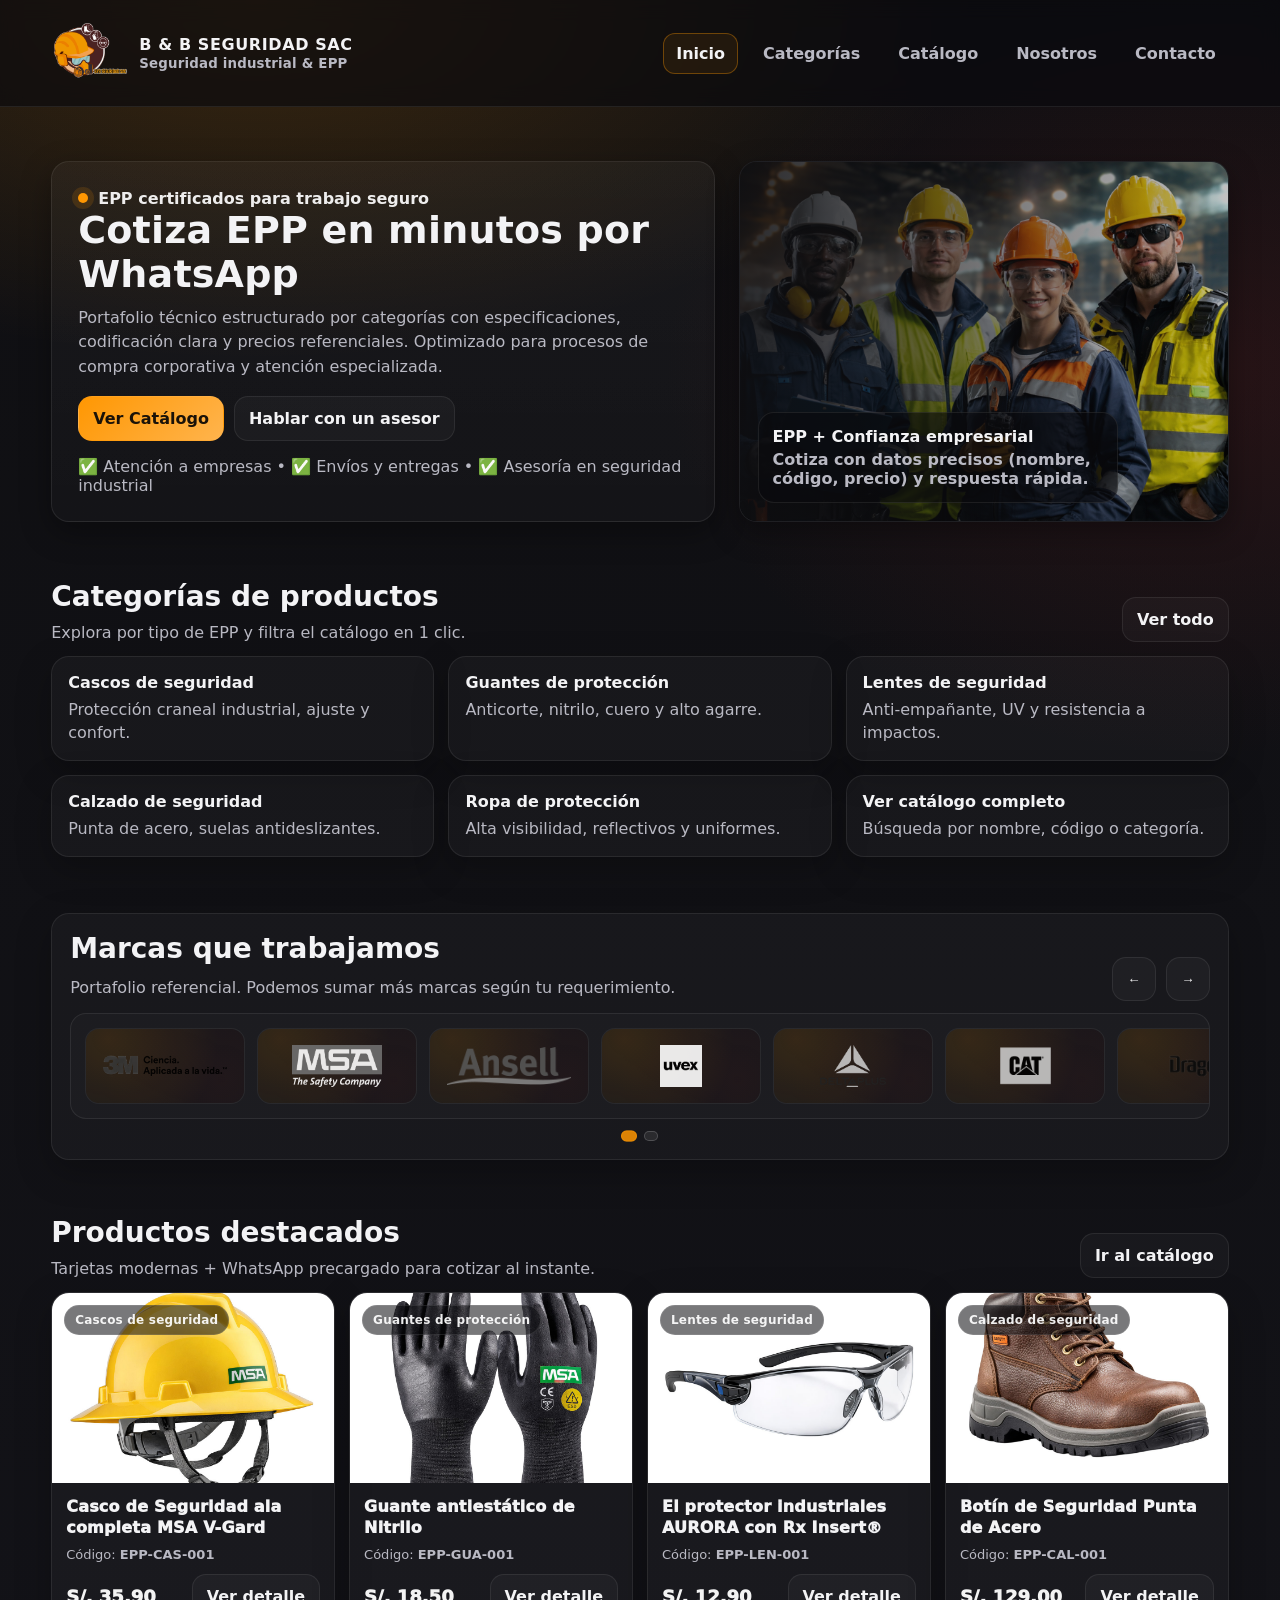
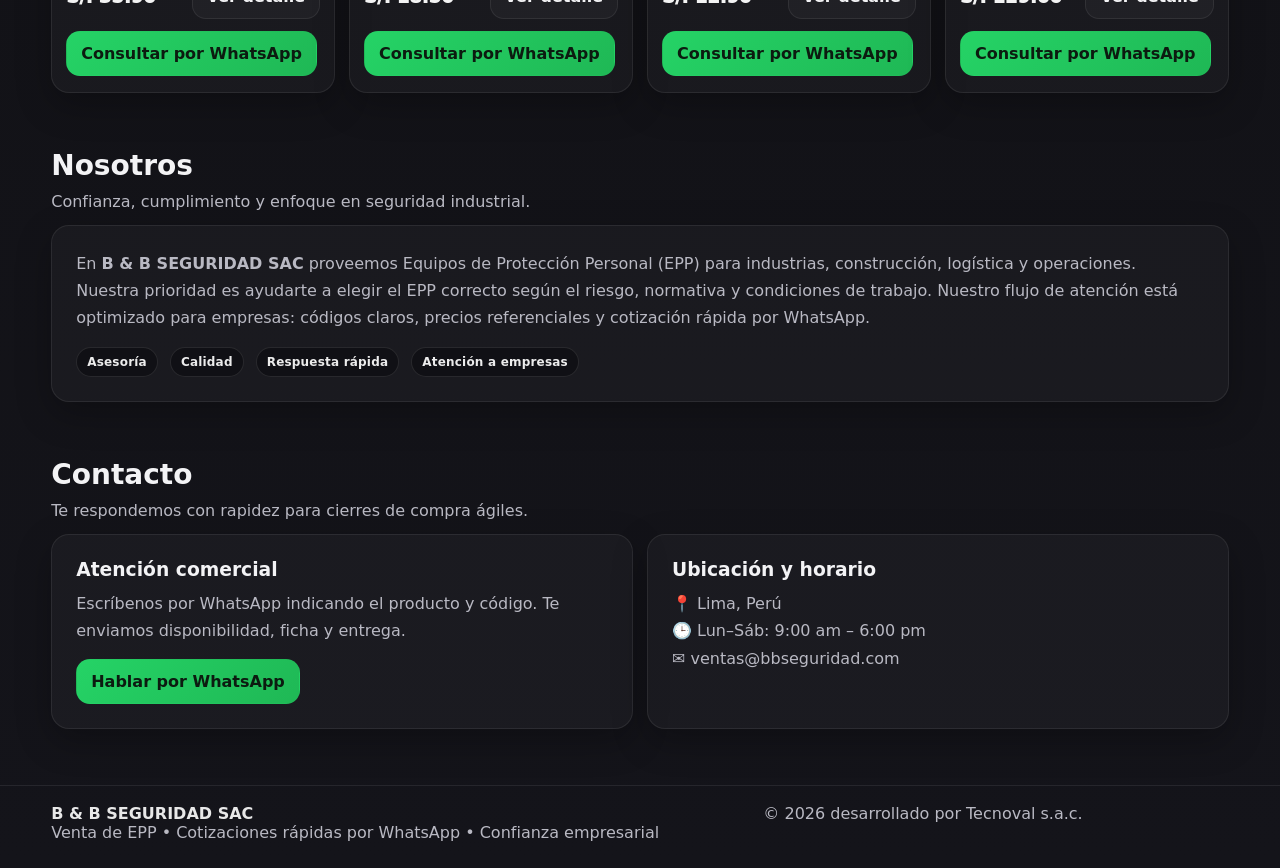
<file: index.html>
<!doctype html>
<html lang="es">
<head>
  <meta charset="utf-8" />
  <meta name="viewport" content="width=device-width,initial-scale=1" />
  <title>B & B SEGURIDAD SAC | EPP - Equipos de Protección Personal</title>

  <!-- SEO básico -->
  <meta name="description" content="Venta de Equipos de Protección Personal (EPP). Catálogo por categorías, cotiza rápido por WhatsApp. Cascos, guantes, lentes, calzado y ropa de protección." />
  <meta name="robots" content="index,follow" />
  <link rel="canonical" href="index.html" />

  <link rel="preload" href="css/styles.css" as="style" />
  <link rel="stylesheet" href="css/styles.css" />

  <!-- ✅ SEO PRO: JSON-LD Organization -->
  <script type="application/ld+json">
  {
    "@context":"https://schema.org",
    "@type":"Organization",
    "name":"B & B SEGURIDAD SAC",
    "url":"http://localhost/epp-store/index.html",
    "sameAs":[
      "https://wa.me/51992632035"
    ],
    "contactPoint":[{
      "@type":"ContactPoint",
      "contactType":"sales",
      "telephone":"+51 992 632 035",
      "availableLanguage":["es"]
    }]
  }
  </script>

</head>
<body>

  <header class="header">
    <div class="container header-inner">
      <a class="brand" href="index.html" aria-label="Inicio">
  <div class="logo">
    <img src="assets/img/logo-bb.png" alt="B & B Seguridad SAC" class="brand-logo">
  </div>
  <div>
    <span>B & B SEGURIDAD SAC</span>
    <small>Seguridad industrial & EPP</small>
  </div>
</a>

      <button class="menu-btn" id="menuBtn" aria-label="Abrir menú">☰ Menú</button>

      <nav class="nav" id="nav">
        <a data-nav href="index.html">Inicio</a>
        <a href="#categorias">Categorías</a>
        <a data-nav href="productos.html">Catálogo</a>
        <a href="nosotros.html">Nosotros</a>
        <a href="contacto.html">Contacto</a>
      </nav>
    </div>
  </header>

  <main>
    <!-- HERO -->
    <section class="hero">
      <div class="container hero-grid">
        <div class="hero-card">
          <div class="kicker"><span class="dot"></span> EPP certificados para trabajo seguro</div>
          <h1 class="h1 mt-10">Cotiza EPP en minutos por WhatsApp</h1>
          <p class="mt-10">
              Portafolio técnico estructurado por categorías con especificaciones, codificación clara y
              precios referenciales. Optimizado para procesos de compra corporativa y atención especializada.
          </p>

          <div class="hero-cta">
            <a class="btn btn-primary" href="productos.html">Ver Catálogo</a>
            <a class="btn btn-ghost" href="#contacto">Hablar con un asesor</a>
          </div>

          <div class="mt-16 muted">
            ✅ Atención a empresas • ✅ Envíos y entregas • ✅ Asesoría en seguridad industrial
          </div>
        </div>

        <div class="hero-side" aria-label="Imagen de seguridad industrial">
          <img src="assets/img/hero.jpg" alt="Seguridad industrial" loading="lazy" />
          <div class="hero-badge">
            <div class="title">EPP + Confianza empresarial</div>
            <div class="sub">Cotiza con datos precisos (nombre, código, precio) y respuesta rápida.</div>
          </div>
        </div>
      </div>
    </section>

    <!-- CATEGORÍAS -->
    <section id="categorias" class="section">
      <div class="container">
        <div class="section-head">
          <div>
            <h2 class="h2">Categorías de productos</h2>
            <p>Explora por tipo de EPP y filtra el catálogo en 1 clic.</p>
          </div>
          <a class="btn btn-ghost" href="productos.html">Ver todo</a>
        </div>

        <div class="grid grid-3">
          <a class="card cat-card" href="productos.html?cat=Cascos%20de%20seguridad">
            <div class="cat-title">Cascos de seguridad</div>
            <div class="cat-sub">Protección craneal industrial, ajuste y confort.</div>
          </a>

          <a class="card cat-card" href="productos.html?cat=Guantes%20de%20protecci%C3%B3n">
            <div class="cat-title">Guantes de protección</div>
            <div class="cat-sub">Anticorte, nitrilo, cuero y alto agarre.</div>
          </a>

          <a class="card cat-card" href="productos.html?cat=Lentes%20de%20seguridad">
            <div class="cat-title">Lentes de seguridad</div>
            <div class="cat-sub">Anti-empañante, UV y resistencia a impactos.</div>
          </a>

          <a class="card cat-card" href="productos.html?cat=Calzado%20de%20seguridad">
            <div class="cat-title">Calzado de seguridad</div>
            <div class="cat-sub">Punta de acero, suelas antideslizantes.</div>
          </a>

          <a class="card cat-card" href="productos.html?cat=Ropa%20de%20protecci%C3%B3n">
            <div class="cat-title">Ropa de protección</div>
            <div class="cat-sub">Alta visibilidad, reflectivos y uniformes.</div>
          </a>

          <a class="card cat-card" href="productos.html">
            <div class="cat-title">Ver catálogo completo</div>
            <div class="cat-sub">Búsqueda por nombre, código o categoría.</div>
          </a>
        </div>
      </div>
    </section>
<!-- MARCAS -->

<section class="section" id="marcas">
  <div class="container brands-wrap">
    <div class="card brands-card">
      <div class="brands-head">
        <div>
          <h2 class="h2">Marcas que trabajamos</h2>
          <p class="brands-sub">Portafolio referencial. Podemos sumar más marcas según tu requerimiento.</p>
        </div>

        <div class="brands-controls" aria-label="Controles del carrusel de marcas">
          <button class="brands-btn" id="brandsPrev" type="button" aria-label="Anterior">←</button>
          <button class="brands-btn" id="brandsNext" type="button" aria-label="Siguiente">→</button>
        </div>
      </div>

      <div class="brands-viewport" id="brandsViewport" aria-label="Carrusel de marcas">
        <div class="brands-track" id="brandsTrack"></div>
      </div>

      <div class="brands-dots" id="brandsDots" aria-label="Paginación del carrusel"></div>
    </div>
  </div>
</section>

    <!-- DESTACADOS -->
    <section class="section">
      <div class="container">
        <div class="section-head">
          <div>
            <h2 class="h2">Productos destacados</h2>
            <p>Tarjetas modernas + WhatsApp precargado para cotizar al instante.</p>
          </div>
          <a class="btn btn-ghost" href="productos.html">Ir al catálogo</a>
        </div>

        <div class="grid grid-4" id="featuredGrid"></div>
      </div>
    </section>

    <!-- NOSOTROS -->
    <section id="nosotros" class="section">
      <div class="container">
        <div class="section-head">
          <div>
            <h2 class="h2">Nosotros</h2>
            <p>Confianza, cumplimiento y enfoque en seguridad industrial.</p>
          </div>
        </div>

        <div class="card p-24">
          <p class="muted" style="margin:0; line-height:1.7;">
            En <strong>B & B SEGURIDAD SAC</strong> proveemos Equipos de Protección Personal (EPP) para industrias,
            construcción, logística y operaciones. Nuestra prioridad es ayudarte a elegir el EPP correcto según el riesgo,
            normativa y condiciones de trabajo. Nuestro flujo de atención está optimizado para empresas: códigos claros,
            precios referenciales y cotización rápida por WhatsApp.
          </p>

          <div class="mt-16 muted" style="display:flex; gap:12px; flex-wrap:wrap;">
            <span class="chip">Asesoría</span>
            <span class="chip">Calidad</span>
            <span class="chip">Respuesta rápida</span>
            <span class="chip">Atención a empresas</span>
          </div>
        </div>
      </div>
    </section>

    <!-- CONTACTO -->
    <section id="contacto" class="section">
      <div class="container">
        <div class="section-head">
          <div>
            <h2 class="h2">Contacto</h2>
            <p>Te respondemos con rapidez para cierres de compra ágiles.</p>
          </div>
        </div>

        <div class="grid" style="grid-template-columns: 1fr 1fr;">
          <div class="card p-24">
            <h3 style="margin:0 0 10px;">Atención comercial</h3>
            <p class="muted" style="margin:0 0 14px; line-height:1.7;">
              Escríbenos por WhatsApp indicando el producto y código. Te enviamos disponibilidad, ficha y entrega.
            </p>
            <a class="btn btn-wa" id="ctaWhatsApp" target="_blank" rel="noopener">Hablar por WhatsApp</a>
          </div>

          <div class="card p-24">
            <h3 style="margin:0 0 10px;">Ubicación y horario</h3>
            <p class="muted" style="margin:0; line-height:1.7;">
              📍 Lima, Perú <br/>
              🕒 Lun–Sáb: 9:00 am – 6:00 pm <br/>
              ✉️ ventas@bbseguridad.com
            </p>
          </div>
        </div>
      </div>
    </section>
  </main>

  <footer class="footer">
    <div class="container footer-grid">
      <div>
        <strong>B & B SEGURIDAD SAC</strong><br/>
        <span>Venta de EPP • Cotizaciones rápidas por WhatsApp • Confianza empresarial</span>
      </div>
      <div class="row">
        <span class="muted">© 2026 desarrollado por Tecnoval s.a.c.</span>
      </div>
    </div>
  </footer>

  <script src="js/config.js"></script>
  <script src="js/data.js"></script>
  <script src="js/app.js"></script>
  <script src="js/marcas.js"></script>

  <script>
    // Mobile menu
    const menuBtn = document.getElementById("menuBtn");
    const nav = document.getElementById("nav");
    menuBtn?.addEventListener("click", () => nav.classList.toggle("show"));

    // Featured products (first 4)
    const featured = window.PRODUCTS.slice(0, 4);
    const featuredGrid = document.getElementById("featuredGrid");
    featured.forEach(p => featuredGrid.appendChild(createProductCard(p)));

    // WhatsApp CTA general
    const phone = window.APP_CONFIG.WHATSAPP_NUMBER;
    const company = window.APP_CONFIG.COMPANY_NAME;
    const msg = encodeURIComponent(`Hola, vengo desde ${company}. Quisiera cotizar EPP para mi empresa. ¿Me pueden asesorar?`);
    document.getElementById("ctaWhatsApp").href = `https://wa.me/${phone}?text=${msg}`;
  </script>
</body>
</html>
</file>
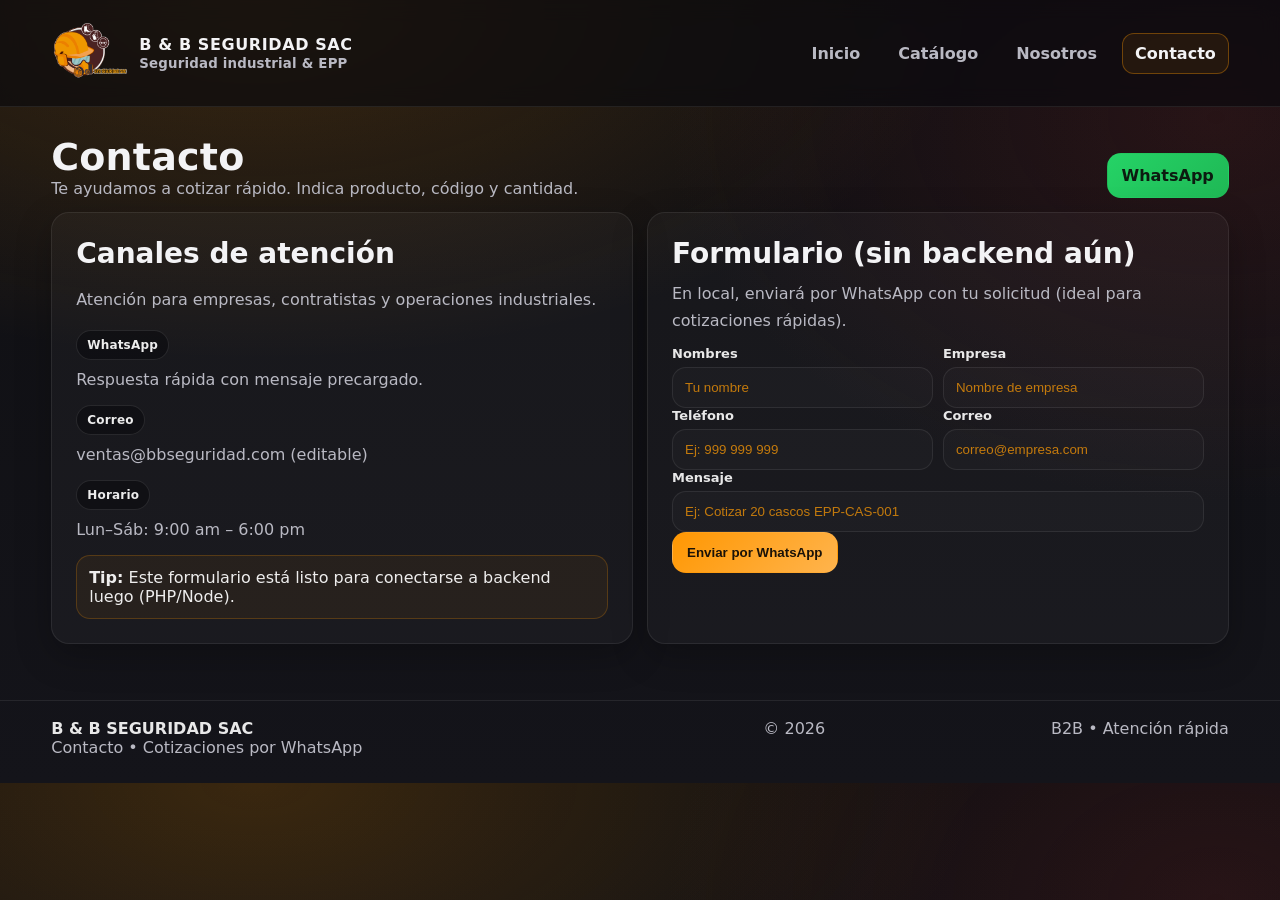
<file: contacto.html>
<!doctype html>
<html lang="es">
<head>
  <meta charset="utf-8" />
  <meta name="viewport" content="width=device-width,initial-scale=1" />
  <title>Contacto | B & B SEGURIDAD SAC</title>
  <meta name="description" content="Contáctanos para cotizar EPP por WhatsApp. Atención corporativa, respuesta rápida, asesoría y entregas." />
  <meta name="robots" content="index,follow" />
  <link rel="stylesheet" href="css/styles.css" />
</head>
<body>

  <header class="header">
    <div class="container header-inner">
      <a class="brand" href="index.html" aria-label="Inicio">
        <img src="assets/img/logo-bb.png" alt="B & B Seguridad SAC" class="brand-logo">
        <div>
          <span>B & B SEGURIDAD SAC</span>
          <small>Seguridad industrial & EPP</small>
        </div>
      </a>

      <button class="menu-btn" id="menuBtn" aria-label="Abrir menú">☰ Menú</button>

      <nav class="nav" id="nav">
        <a data-nav href="index.html">Inicio</a>
        <a data-nav href="productos.html">Catálogo</a>
        <a data-nav href="nosotros.html">Nosotros</a>
        <a data-nav href="contacto.html">Contacto</a>
      </nav>
    </div>
  </header>

  <main class="section">
    <div class="container">
      <div class="section-head">
        <div>
          <h1 class="h1">Contacto</h1>
          <p class="muted">Te ayudamos a cotizar rápido. Indica producto, código y cantidad.</p>
        </div>
        <a class="btn btn-wa" id="whatsappTop" target="_blank" rel="noopener">WhatsApp</a>
      </div>

      <div class="grid" style="grid-template-columns: 1fr 1fr; gap:14px;">
        <div class="card p-24">
          <h2 class="h2">Canales de atención</h2>
          <p class="muted" style="line-height:1.75;">
            Atención para empresas, contratistas y operaciones industriales.
          </p>

          <div class="mt-16">
            <div class="chip">WhatsApp</div>
            <div class="muted mt-10">Respuesta rápida con mensaje precargado.</div>
          </div>

          <div class="mt-16">
            <div class="chip">Correo</div>
            <div class="muted mt-10">ventas@bbseguridad.com (editable)</div>
          </div>

          <div class="mt-16">
            <div class="chip">Horario</div>
            <div class="muted mt-10">Lun–Sáb: 9:00 am – 6:00 pm</div>
          </div>

          <div class="note">
            <strong>Tip:</strong> Este formulario está listo para conectarse a backend luego (PHP/Node).
          </div>
        </div>

        <div class="card p-24">
          <h2 class="h2">Formulario (sin backend aún)</h2>
          <p class="muted" style="margin:6px 0 12px; line-height:1.7;">
            En local, enviará por WhatsApp con tu solicitud (ideal para cotizaciones rápidas).
          </p>

          <form id="contactForm">
            <div class="grid" style="grid-template-columns: 1fr 1fr; gap:10px;">
              <div class="field">
                <label>Nombres</label>
                <input id="name" type="text" placeholder="Tu nombre" required />
              </div>
              <div class="field">
                <label>Empresa</label>
                <input id="company" type="text" placeholder="Nombre de empresa" />
              </div>
            </div>

            <div class="grid" style="grid-template-columns: 1fr 1fr; gap:10px;">
              <div class="field">
                <label>Teléfono</label>
                <input id="phone" type="tel" placeholder="Ej: 999 999 999" />
              </div>
              <div class="field">
                <label>Correo</label>
                <input id="email" type="email" placeholder="correo@empresa.com" />
              </div>
            </div>

            <div class="field">
              <label>Mensaje</label>
              <input id="message" type="text" placeholder="Ej: Cotizar 20 cascos EPP-CAS-001" required />
            </div>

            <button class="btn btn-primary" type="submit">Enviar por WhatsApp</button>
          </form>
        </div>
      </div>
    </div>
  </main>

  <footer class="footer">
    <div class="container footer-grid">
      <div>
        <strong>B & B SEGURIDAD SAC</strong><br/>
        <span>Contacto • Cotizaciones por WhatsApp</span>
      </div>
      <div class="row">
        <span>© <span id="year"></span></span>
        <span class="muted">B2B • Atención rápida</span>
      </div>
    </div>
  </footer>

  <script src="js/config.js"></script>
  <script src="js/app.js"></script>
  <script>
    const menuBtn = document.getElementById("menuBtn");
    const nav = document.getElementById("nav");
    menuBtn?.addEventListener("click", () => nav.classList.toggle("show"));

    const phoneWa = window.APP_CONFIG.WHATSAPP_NUMBER;
    const companyBrand = window.APP_CONFIG.COMPANY_NAME;
    const msgTop = encodeURIComponent(`Hola, vengo desde ${companyBrand}. Quisiera cotizar EPP para mi empresa.`);
    document.getElementById("whatsappTop").href = `https://wa.me/${phoneWa}?text=${msgTop}`;

    document.getElementById("contactForm").addEventListener("submit", (e) => {
      e.preventDefault();
      const name = document.getElementById("name").value.trim();
      const company = document.getElementById("company").value.trim();
      const phone = document.getElementById("phone").value.trim();
      const email = document.getElementById("email").value.trim();
      const message = document.getElementById("message").value.trim();

      const text = [
        `Hola, vengo desde ${companyBrand}.`,
        `Solicito cotización:`,
        `• Nombre: ${name}`,
        company ? `• Empresa: ${company}` : null,
        phone ? `• Teléfono: ${phone}` : null,
        email ? `• Correo: ${email}` : null,
        `• Mensaje: ${message}`
      ].filter(Boolean).join("\n");

      window.open(`https://wa.me/${phoneWa}?text=${encodeURIComponent(text)}`, "_blank");
    });
  </script>
</body>
</html>
</file>
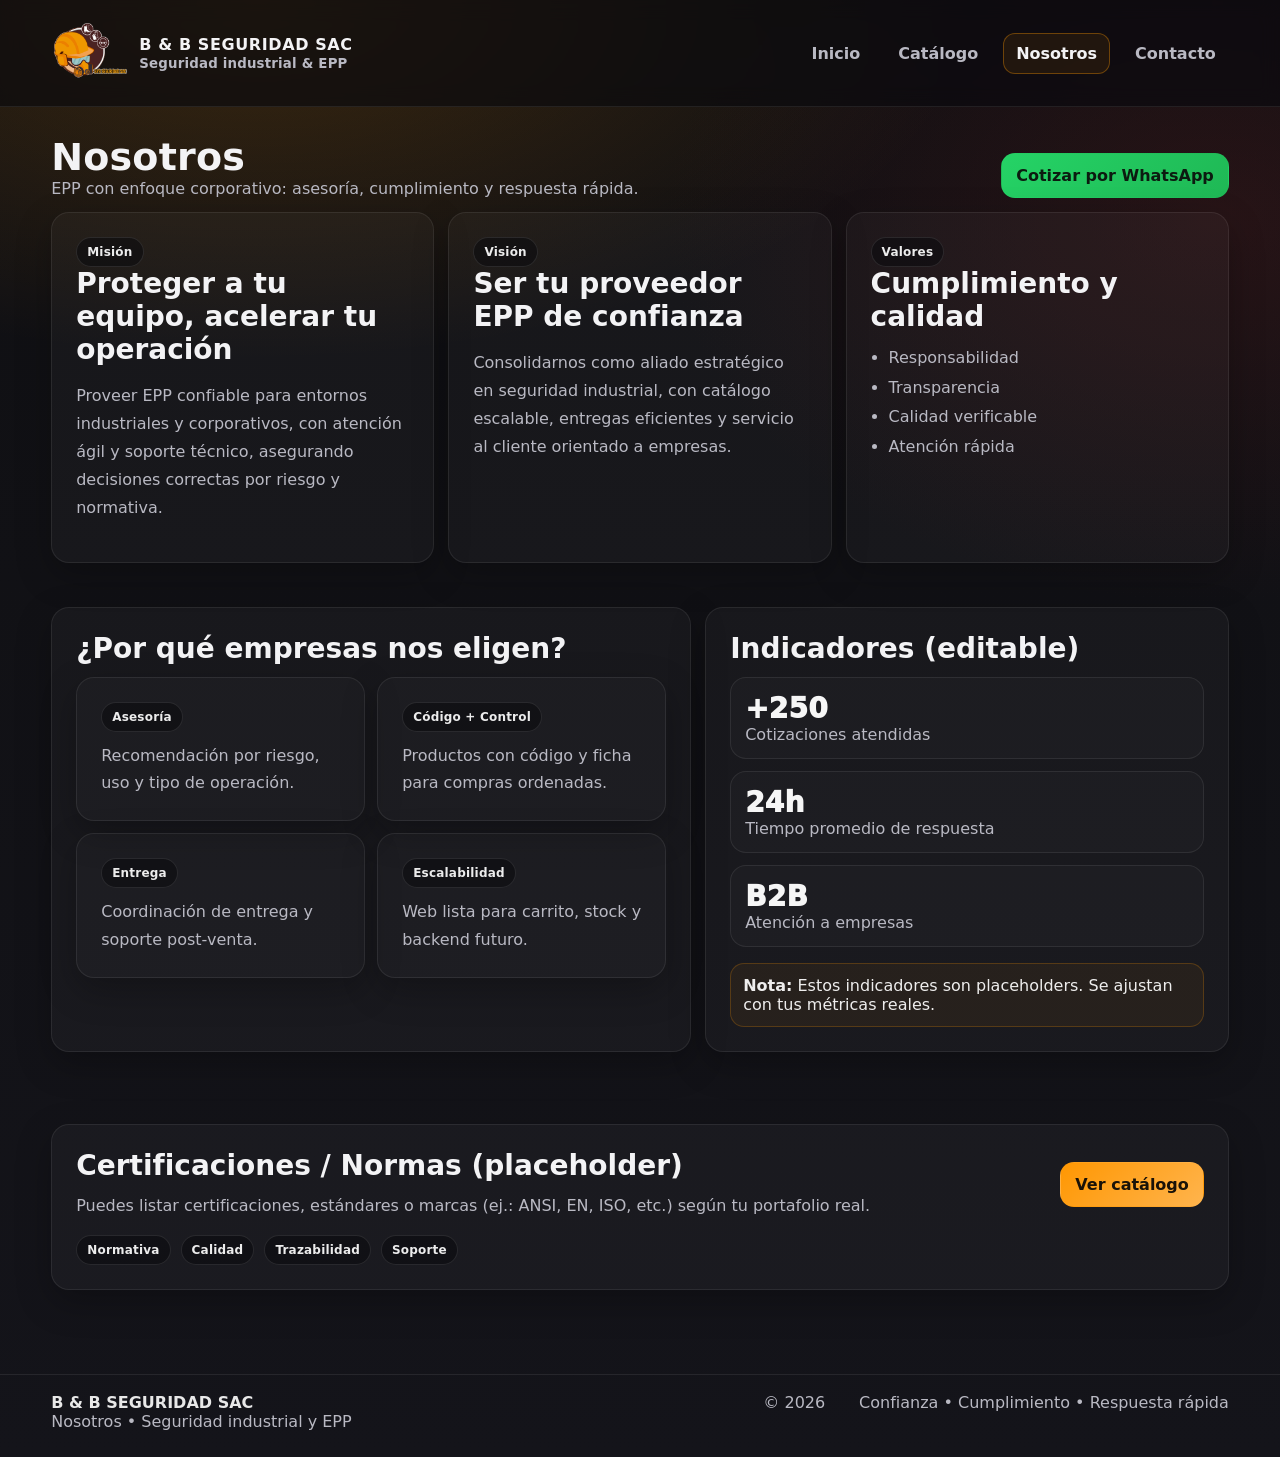
<file: nosotros.html>
<!doctype html>
<html lang="es">
<head>
  <meta charset="utf-8" />
  <meta name="viewport" content="width=device-width,initial-scale=1" />
  <title>Nosotros | B & B SEGURIDAD SAC</title>
  <meta name="description" content="Empresa especializada en seguridad industrial y Equipos de Protección Personal (EPP). Atención a empresas, asesoría y entrega rápida." />
  <meta name="robots" content="index,follow" />
  <link rel="stylesheet" href="css/styles.css" />
</head>
<body>

  <header class="header">
    <div class="container header-inner">
      <a class="brand" href="index.html" aria-label="Inicio">
        <img src="assets/img/logo-bb.png" alt="B & B Seguridad SAC" class="brand-logo">
        <div>
          <span>B & B SEGURIDAD SAC</span>
          <small>Seguridad industrial & EPP</small>
        </div>
      </a>

      <button class="menu-btn" id="menuBtn" aria-label="Abrir menú">☰ Menú</button>

      <nav class="nav" id="nav">
        <a data-nav href="index.html">Inicio</a>
        <a data-nav href="productos.html">Catálogo</a>
        <a data-nav href="nosotros.html">Nosotros</a>
        <a data-nav href="contacto.html">Contacto</a>
      </nav>
    </div>
  </header>

  <main>
    <section class="section">
      <div class="container">
        <div class="section-head">
          <div>
            <h1 class="h1">Nosotros</h1>
            <p class="muted">EPP con enfoque corporativo: asesoría, cumplimiento y respuesta rápida.</p>
          </div>
          <a class="btn btn-wa" id="whatsappTop" target="_blank" rel="noopener">Cotizar por WhatsApp</a>
        </div>

        <div class="grid grid-3">
          <div class="card p-24">
            <div class="chip">Misión</div>
            <h2 class="h2 mt-10">Proteger a tu equipo, acelerar tu operación</h2>
            <p class="muted" style="line-height:1.75;">
              Proveer EPP confiable para entornos industriales y corporativos, con atención ágil y soporte técnico,
              asegurando decisiones correctas por riesgo y normativa.
            </p>
          </div>

          <div class="card p-24">
            <div class="chip">Visión</div>
            <h2 class="h2 mt-10">Ser tu proveedor EPP de confianza</h2>
            <p class="muted" style="line-height:1.75;">
              Consolidarnos como aliado estratégico en seguridad industrial, con catálogo escalable, entregas eficientes
              y servicio al cliente orientado a empresas.
            </p>
          </div>

          <div class="card p-24">
            <div class="chip">Valores</div>
            <h2 class="h2 mt-10">Cumplimiento y calidad</h2>
            <ul class="muted" style="margin:10px 0 0; padding-left:18px; line-height:1.85;">
              <li>Responsabilidad</li>
              <li>Transparencia</li>
              <li>Calidad verificable</li>
              <li>Atención rápida</li>
            </ul>
          </div>
        </div>

        <div class="section mt-16">
          <div class="grid" style="grid-template-columns: 1.1fr .9fr; gap:14px;">
            <div class="card p-24">
              <h2 class="h2">¿Por qué empresas nos eligen?</h2>
              <div class="grid" style="grid-template-columns: 1fr 1fr; gap:12px; margin-top:12px;">
                <div class="card p-24" style="background: rgba(255,255,255,.02);">
                  <div class="chip">Asesoría</div>
                  <p class="muted" style="margin:10px 0 0; line-height:1.7;">
                    Recomendación por riesgo, uso y tipo de operación.
                  </p>
                </div>
                <div class="card p-24" style="background: rgba(255,255,255,.02);">
                  <div class="chip">Código + Control</div>
                  <p class="muted" style="margin:10px 0 0; line-height:1.7;">
                    Productos con código y ficha para compras ordenadas.
                  </p>
                </div>
                <div class="card p-24" style="background: rgba(255,255,255,.02);">
                  <div class="chip">Entrega</div>
                  <p class="muted" style="margin:10px 0 0; line-height:1.7;">
                    Coordinación de entrega y soporte post-venta.
                  </p>
                </div>
                <div class="card p-24" style="background: rgba(255,255,255,.02);">
                  <div class="chip">Escalabilidad</div>
                  <p class="muted" style="margin:10px 0 0; line-height:1.7;">
                    Web lista para carrito, stock y backend futuro.
                  </p>
                </div>
              </div>
            </div>

            <div class="card p-24">
              <h2 class="h2">Indicadores (editable)</h2>
              <div class="grid" style="grid-template-columns: 1fr; gap:12px; margin-top:12px;">
                <div class="stat">
                  <div class="stat-kpi">+250</div>
                  <div class="muted">Cotizaciones atendidas</div>
                </div>
                <div class="stat">
                  <div class="stat-kpi">24h</div>
                  <div class="muted">Tiempo promedio de respuesta</div>
                </div>
                <div class="stat">
                  <div class="stat-kpi">B2B</div>
                  <div class="muted">Atención a empresas</div>
                </div>
              </div>

              <div class="note">
                <strong>Nota:</strong> Estos indicadores son placeholders. Se ajustan con tus métricas reales.
              </div>
            </div>
          </div>
        </div>

        <div class="section mt-16">
          <div class="card p-24">
            <div class="row">
              <div>
                <h2 class="h2">Certificaciones / Normas (placeholder)</h2>
                <p class="muted" style="margin:6px 0 0; line-height:1.7;">
                  Puedes listar certificaciones, estándares o marcas (ej.: ANSI, EN, ISO, etc.) según tu portafolio real.
                </p>
              </div>
              <a class="btn btn-primary" href="productos.html">Ver catálogo</a>
            </div>

            <div class="mt-16" style="display:flex; gap:10px; flex-wrap:wrap;">
              <span class="chip">Normativa</span>
              <span class="chip">Calidad</span>
              <span class="chip">Trazabilidad</span>
              <span class="chip">Soporte</span>
            </div>
          </div>
        </div>

      </div>
    </section>
  </main>

  <footer class="footer">
    <div class="container footer-grid">
      <div>
        <strong>B & B SEGURIDAD SAC</strong><br/>
        <span>Nosotros • Seguridad industrial y EPP</span>
      </div>
      <div class="row">
        <span>© <span id="year"></span></span>
        <span class="muted">Confianza • Cumplimiento • Respuesta rápida</span>
      </div>
    </div>
  </footer>

  <script src="js/config.js"></script>
  <script src="js/app.js"></script>
  <script>
    const menuBtn = document.getElementById("menuBtn");
    const nav = document.getElementById("nav");
    menuBtn?.addEventListener("click", () => nav.classList.toggle("show"));

    const phone = window.APP_CONFIG.WHATSAPP_NUMBER;
    const company = window.APP_CONFIG.COMPANY_NAME;
    const msg = encodeURIComponent(`Hola, vengo desde ${company}. Quisiera una cotización de EPP para mi empresa.`);
    document.getElementById("whatsappTop").href = `https://wa.me/${phone}?text=${msg}`;
  </script>
</body>
</html>
</file>
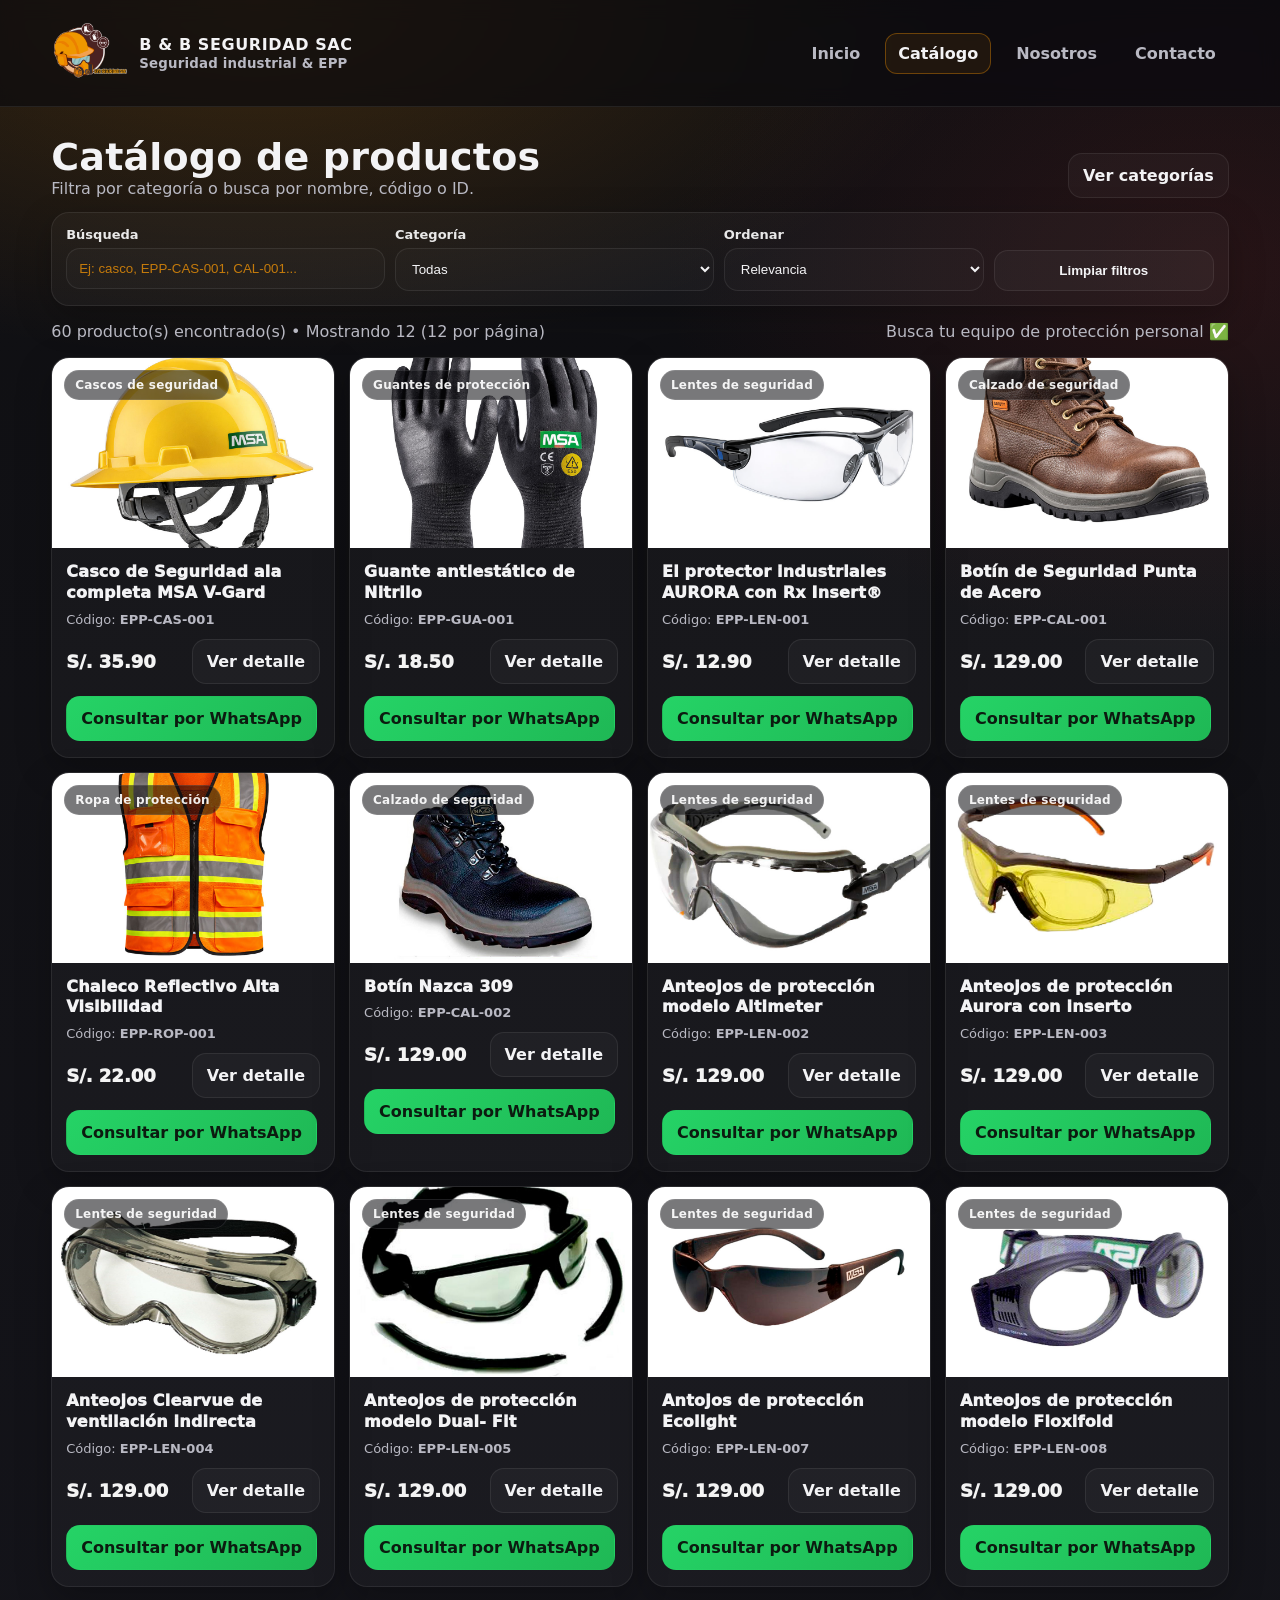
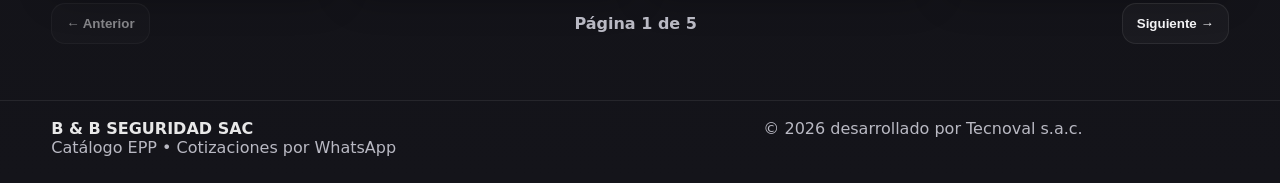
<file: productos.html>
<!doctype html>
<html lang="es">
<head>
  <meta charset="utf-8" />
  <meta name="viewport" content="width=device-width,initial-scale=1" />
  <title>Catálogo EPP | B & B SEGURIDAD SAC</title>

  <meta name="description" content="Catálogo de Equipos de Protección Personal (EPP) por categoría. Busca por nombre o código y cotiza por WhatsApp." />
  <meta name="robots" content="index,follow" />

  <link rel="stylesheet" href="css/styles.css" />
</head>
<body>

  <header class="header">
    <div class="container header-inner">
      <a class="brand" href="index.html" aria-label="Inicio">
        <img src="assets/img/logo-bb.png" alt="B & B Seguridad SAC" class="brand-logo">
        <div>
          <span>B & B SEGURIDAD SAC</span>
          <small>Seguridad industrial & EPP</small>
        </div>
      </a>
      <button class="menu-btn" id="menuBtn" aria-label="Abrir menú">☰ Menú</button>

      <nav class="nav" id="nav">
        <a data-nav href="index.html">Inicio</a>
        <a data-nav href="productos.html">Catálogo</a>
        <a data-nav href="nosotros.html">Nosotros</a>
        <a data-nav href="contacto.html">Contacto</a>
      </nav>
    </div>
  </header>

  <main class="section">
    <div class="container">
      <div class="section-head">
        <div>
          <h1 class="h1">Catálogo de productos</h1>
          <p class="muted">Filtra por categoría o busca por nombre, código o ID.</p>
        </div>
        <a class="btn btn-ghost" href="index.html#categorias">Ver categorías</a>
      </div>

      <div class="card toolbar">
        <div class="field">
          <label for="searchInput">Búsqueda</label>
          <input id="searchInput" type="search" placeholder="Ej: casco, EPP-CAS-001, CAL-001..." />
        </div>

        <div class="field" style="max-width:320px;">
          <label for="categorySelect">Categoría</label>
          <select id="categorySelect">
            <option value="">Todas</option>
          </select>
        </div>

        <!-- ✅ NUEVO: Ordenamiento -->
        <div class="field" style="max-width:260px;">
          <label for="sortSelect">Ordenar</label>
          <select id="sortSelect">
            <option value="relevancia">Relevancia</option>
            <option value="menor">Menor precio</option>
            <option value="mayor">Mayor precio</option>
          </select>
        </div>

        <div class="field" style="max-width:220px; justify-content:flex-end;">
          <label>&nbsp;</label>
          <button class="btn btn-ghost" id="clearFilters" type="button">Limpiar filtros</button>
        </div>
      </div>

      <div class="row mt-16">
        <div class="muted" id="resultCount">0 producto(s)</div>
        <div class="muted">Busca tu equipo de protección personal ✅</div>
      </div>

      <div class="grid grid-4 mt-16" id="productsGrid"></div>

      <!-- ✅ NUEVO: Pager (paginación 12 por página) -->
      <div class="row mt-16" id="pager"></div>

    </div>
  </main>

  <footer class="footer">
    <div class="container footer-grid">
      <div>
        <strong>B & B SEGURIDAD SAC</strong><br/>
        <span>Catálogo EPP • Cotizaciones por WhatsApp</span>
      </div>
      <div class="row">
        <span class="muted">© 2026 desarrollado por Tecnoval s.a.c.</span>
      </div>
    </div>
  </footer>

  <script src="js/config.js"></script>
  <script src="js/data.js"></script>
  <script src="js/app.js"></script>
  <script src="js/productos.js"></script>
  <script>
    const menuBtn = document.getElementById("menuBtn");
    const nav = document.getElementById("nav");
    menuBtn?.addEventListener("click", () => nav.classList.toggle("show"));
  </script>
</body>
</html>
</file>
<file: css/styles.css>
/* css/styles.css */
:root{
  --orange:#ff9702;
  --wine:#531b1c;
  --bg:#0f0f12;
  --bg2:#14141a;
  --card:#171720;
  --text:#f3f3f5;
  --muted:#b9b9c3;
  --stroke: rgba(255,255,255,.08);
  --shadow: 0 10px 30px rgba(0,0,0,.35);
  --radius: 18px;
}

*{ box-sizing:border-box; }
html{ scroll-behavior:smooth; }
body{
  margin:0;
  font-family: ui-sans-serif, system-ui, -apple-system, Segoe UI, Roboto, Helvetica, Arial;
  background: radial-gradient(1200px 600px at 20% 0%, rgba(255,151,2,.18), transparent 60%),
              radial-gradient(1000px 700px at 95% 15%, rgba(83,27,28,.35), transparent 55%),
              linear-gradient(180deg, var(--bg), var(--bg2));
  color:var(--text);
}

a{ color:inherit; text-decoration:none; }
img{ max-width:100%; display:block; }

.container{
  width:min(1200px, 92vw);
  margin:0 auto;
}

.muted{ color:var(--muted); }
.mt-10{ margin-top:10px; }
.mt-16{ margin-top:16px; }
.p-24{ padding:24px; }

.h1{ font-size: clamp(26px, 3vw, 38px); margin:0; letter-spacing:.2px; }
.h2{ font-size: clamp(20px, 2.2vw, 28px); margin:0 0 10px; }

/* Header */
.header{
  position:sticky; top:0; z-index:50;
  backdrop-filter: blur(10px);
  background: rgba(10,10,14,.65);
  border-bottom:1px solid var(--stroke);
}
.header-inner{
  display:flex; align-items:center; justify-content:space-between;
  padding:14px 0;
  gap:14px;
}
.brand{
  display:flex; align-items:center; gap:10px;
}
.brand .logo{
  width:38px; height:38px; border-radius:12px;
  background: linear-gradient(135deg, var(--orange), #ffb44d);
  display:grid; place-items:center;
  box-shadow: 0 10px 25px rgba(255,151,2,.18);
}
.brand span{
  font-weight:800; letter-spacing:.6px;
}
.brand small{
  display:block; font-weight:600; color:var(--muted);
  margin-top:2px; letter-spacing:.2px;
}

.nav{
  display:flex; align-items:center; gap:12px;
}
.nav a{
  padding:10px 12px;
  border-radius: 12px;
  border:1px solid transparent;
  color:var(--muted);
  font-weight:650;
}
.nav a:hover{
  border-color: var(--stroke);
  color:var(--text);
  background: rgba(255,255,255,.03);
}
.nav a.active{
  color:var(--text);
  border-color: rgba(255,151,2,.35);
  background: rgba(255,151,2,.08);
}

/* Mobile nav */
.menu-btn{
  display:none;
  border:1px solid var(--stroke);
  background: rgba(255,255,255,.03);
  color:var(--text);
  padding:10px 12px;
  border-radius: 12px;
}

/* Hero */
.hero{
  position:relative;
  padding: 54px 0 30px;
}
.hero-grid{
  display:grid;
  grid-template-columns: 1.15fr .85fr;
  gap:24px;
  align-items:stretch;
}
.hero-card{
  border:1px solid var(--stroke);
  background: linear-gradient(180deg, rgba(255,255,255,.04), rgba(255,255,255,.02));
  border-radius: var(--radius);
  padding: 26px;
  box-shadow: var(--shadow);
}
.kicker{
  display:inline-flex;
  gap:10px;
  align-items:center;
  font-weight:800;
  color: rgba(255, 255, 255, 0.92);
}
.kicker .dot{
  width:10px; height:10px; border-radius:99px;
  background: var(--orange);
  box-shadow: 0 0 0 6px rgba(255,151,2,.14);
}
.hero p{ color:var(--muted); line-height:1.55; }

.hero-cta{
  display:flex; gap:10px; flex-wrap:wrap;
  margin-top:16px;
}
.btn{
  display:inline-flex;
  align-items:center;
  justify-content:center;
  gap:10px;
  padding: 12px 14px;
  border-radius: 14px;
  border:1px solid transparent;
  font-weight:800;
  cursor:pointer;
  transition: transform .18s ease, background .18s ease, border-color .18s ease;
  user-select:none;
}
.btn:active{ transform: translateY(1px); }

.btn-primary{
  background: linear-gradient(135deg, var(--orange), #ffb44d);
  color:#1a1208;
}
.btn-primary:hover{ transform: translateY(-1px); }

.btn-ghost{
  background: rgba(255,255,255,.03);
  border-color: var(--stroke);
  color: var(--text);
}
.btn-ghost:hover{
  border-color: rgba(255,151,2,.35);
  background: rgba(255,151,2,.06);
}

.btn-wa{
  background: linear-gradient(135deg, #25D366, #1fb855);
  color:#0c1b10;
}
.btn-wa:hover{ transform: translateY(-1px); }

/* Side hero image */
.hero-side{
  border-radius: var(--radius);
  border:1px solid var(--stroke);
  overflow:hidden;
  position:relative;
  box-shadow: var(--shadow);
  min-height: 260px;
  background: #0c0c10;
}
.hero-side img{
  width:100%;
  height:100%;
  object-fit:cover;
  opacity:.9;
  transform: scale(1.02);
}
.hero-side::after{
  content:"";
  position:absolute; inset:0;
  background: linear-gradient(90deg, rgba(15,15,18,.88), rgba(15,15,18,.15));
}
.hero-badge{
  position:absolute; z-index:2;
  left:18px; bottom:18px;
  background: rgba(10,10,14,.62);
  border:1px solid var(--stroke);
  border-radius: 16px;
  padding: 14px 14px;
  width: min(92%, 360px);
}
.hero-badge .title{ font-weight:900; }
.hero-badge .sub{ color:var(--muted); font-weight:650; margin-top:4px; }

/* Sections */
.section{
  padding: 28px 0;
}
.section-head{
  display:flex; align-items:flex-end; justify-content:space-between;
  gap:16px; margin-bottom:14px;
}
.section-head p{ margin:0; color:var(--muted); }

/* Cards */
.card{
  border:1px solid var(--stroke);
  background: rgba(255,255,255,.03);
  border-radius: var(--radius);
  box-shadow: 0 12px 35px rgba(0,0,0,.25);
}
.grid{
  display:grid;
  gap:14px;
}
.grid-3{ grid-template-columns: repeat(3, 1fr); }
.grid-4{ grid-template-columns: repeat(4, 1fr); }

/* Category cards */
.cat-card{
  padding: 16px;
  position:relative;
  overflow:hidden;
  transition: transform .18s ease, border-color .18s ease, background .18s ease;
}
.cat-card:hover{
  transform: translateY(-3px);
  border-color: rgba(255,151,2,.32);
  background: rgba(255,151,2,.05);
}
.cat-title{ font-weight:900; }
.cat-sub{ color:var(--muted); margin-top:6px; line-height:1.45; }

/* Products */
.product-card{
  overflow:hidden;
  transition: transform .18s ease, border-color .18s ease, background .18s ease;
}
.product-card:hover{
  transform: translateY(-3px);
  border-color: rgba(255,151,2,.28);
  background: rgba(255,255,255,.04);
}
.product-media{
  display:block;
  position:relative;
  height: 190px;
  overflow:hidden;
  background: rgba(0,0,0,.22);
}
.product-media img{
  width:100%;
  height:100%;
  object-fit:cover;
  transform: scale(1.03);
  transition: transform .25s ease;
}
.product-card:hover .product-media img{ transform: scale(1.08); }

.chip{
  display:inline-flex;
  padding: 7px 10px;
  border-radius: 999px;
  font-weight:850;
  font-size: 12px;
  letter-spacing:.2px;
  border:1px solid rgba(255,255,255,.10);
  background: rgba(10,10,14,.55);
  color: rgba(255, 255, 255, 0.92);
}
.product-media .chip{
  position:absolute;
  top:12px; left:12px;
}

.product-body{
  padding: 14px 14px 16px;
}
.product-title{
  font-weight:950;
  letter-spacing:.2px;
  line-height:1.3;
  margin-bottom:8px;
}
.product-meta{ font-size: 13px; color:var(--muted); }
.product-row{
  display:flex; align-items:center; justify-content:space-between;
  gap:10px;
  margin: 12px 0;
}
.price{
  font-size: 18px;
  font-weight:950;
  color: rgba(255,255,255,.95);
}

/* Filters toolbar */
.toolbar{
  display:flex;
  gap:10px;
  flex-wrap:wrap;
  padding: 14px;
}
.field{
  display:flex; flex-direction:column;
  gap:6px;
  min-width: 220px;
  flex: 1;
}
label{ font-weight:800; color: rgba(255, 255, 255, 0.9); font-size: 13px; }
input, select{
  width:100%;
  padding: 12px 12px;
  border-radius: 14px;
  border:1px solid var(--stroke);
  background: rgba(255,255,255,.02);
  color:var(--text);
  outline:none;
}
input::placeholder{ color: rgba(236, 145, 7, 0.8); }
input:focus, select:focus{
  border-color: rgba(255,151,2,.35);
  box-shadow: 0 0 0 4px rgba(255,151,2,.10);
}

/* Product detail */
.detail{
  display:grid;
  grid-template-columns: .95fr 1.05fr;
  overflow:hidden;
}
.detail-media{
  background: rgba(0,0,0,.25);
  min-height: 360px;
}
.detail-media img{
  width:100%;
  height:100%;
  object-fit:cover;
}
.detail-body{
  padding: 22px;
}
.detail-meta{
  display:flex;
  gap:16px;
  flex-wrap:wrap;
  margin-top: 10px;
  color:var(--muted);
  font-weight:650;
}
.detail-price{
  font-size: 28px;
  font-weight:1000;
  margin-top: 14px;
}
.detail-short{
  color:var(--muted);
  line-height:1.6;
  margin-top: 10px;
}
.specs{
  margin-top: 16px;
  border-top:1px solid var(--stroke);
  padding-top: 14px;
}
.specs-title{ font-weight:950; margin-bottom: 8px; }
.specs ul{ margin:0; padding-left: 18px; color:var(--muted); line-height:1.7; }
.detail-actions{
  display:flex; gap:10px; flex-wrap:wrap;
  margin-top: 16px;
}
.note{
  margin-top: 16px;
  padding: 12px;
  border-radius: 14px;
  border:1px solid rgba(255,151,2,.22);
  background: rgba(255,151,2,.06);
  color: rgba(255, 255, 255, 0.92);
}

/* Footer */
.footer{
  margin-top: 28px;
  border-top:1px solid var(--stroke);
  padding: 18px 0 26px;
  color:var(--muted);
}
.footer-grid{
  display:grid;
  grid-template-columns: 1.2fr .8fr;
  gap:14px;
  align-items:start;
}
.footer strong{ color: rgba(255,255,255,.9); }

/* Responsive */
@media (max-width: 960px){
  .grid-4{ grid-template-columns: repeat(2, 1fr); }
  .grid-3{ grid-template-columns: repeat(2, 1fr); }
  .hero-grid{ grid-template-columns: 1fr; }
  .detail{ grid-template-columns: 1fr; }
  .detail-media{ min-height: 280px; }
}

@media (max-width: 640px){
  .grid-4, .grid-3{ grid-template-columns: 1fr; }

  .menu-btn{ display:inline-flex; }
  .nav{
    position:absolute;
    top: 68px;
    right: 4vw;
    left: 4vw;
    display:none;
    flex-direction:column;
    background: rgba(10,10,14,.92);
    border:1px solid var(--stroke);
    border-radius: 16px;
    padding: 10px;
  }
  .nav.show{ display:flex; }
  .nav a{ width:100%; }
}

/* Small utility */
.row{
  display:flex; align-items:center; justify-content:space-between; gap:10px;
}

/* Corporate stat block */
.stat{
  border:1px solid var(--stroke);
  background: rgba(255,255,255,.02);
  border-radius: 16px;
  padding: 14px;
}
.stat-kpi{
  font-size: 28px;
  font-weight: 1000;
  letter-spacing: .2px;
  color: rgba(255,255,255,.96);
}

/* Disabled buttons */
button:disabled{
  opacity:.5;
  cursor:not-allowed;
  transform:none !important;
}

/* =========================
   Brands Carousel (Marcas)
   ========================= */
.brands-wrap{
  position: relative;
}

.brands-card{
  padding: 18px;
  overflow: hidden;
}

.brands-head{
  display:flex;
  align-items:flex-end;
  justify-content:space-between;
  gap:14px;
  margin-bottom:12px;
}

.brands-sub{
  margin: 6px 0 0;
  color: var(--muted);
  line-height: 1.6;
}

.brands-controls{
  display:flex;
  gap:10px;
  align-items:center;
}

.brands-btn{
  width:44px;
  height:44px;
  border-radius: 14px;
  border: 1px solid var(--stroke);
  background: rgba(255,255,255,.03);
  color: var(--text);
  font-weight: 900;
  cursor: pointer;
  transition: transform .18s ease, border-color .18s ease, background .18s ease;
}
.brands-btn:hover{
  transform: translateY(-1px);
  border-color: rgba(255,151,2,.35);
  background: rgba(255,151,2,.06);
}
.brands-btn:active{
  transform: translateY(0);
}

.brands-viewport{
  overflow:hidden;
  border-radius: 16px;
  border:1px solid var(--stroke);
  background: rgba(255,255,255,.02);
}

.brands-track{
  display:flex;
  align-items:center;
  gap:12px;
  padding: 14px;
  will-change: transform;
  transition: transform .45s ease;
}

.brand-item{
  flex: 0 0 auto;
  width: 160px;
  height: 76px;
  display:flex;
  align-items:center;
  justify-content:center;
  border-radius: 14px;
  border: 1px solid rgba(255,255,255,.08);
  background: rgba(0,0,0,.16);
  position: relative;
  overflow:hidden;
}

.brand-item::after{
  content:"";
  position:absolute;
  inset:-40%;
  background: radial-gradient(circle at 30% 30%, rgba(255,151,2,.15), transparent 50%),
              radial-gradient(circle at 70% 60%, rgba(83,27,28,.18), transparent 55%);
  opacity: .9;
  pointer-events:none;
}

.brand-item img{
  max-width: 78%;
  max-height: 58%;
  object-fit: contain;
  filter: grayscale(100%);
  opacity: .9;
  transition: filter .22s ease, opacity .22s ease, transform .22s ease;
  z-index: 1;
}

.brand-item:hover img{
  filter: grayscale(0%);
  opacity: 1;
  transform: scale(1.04);
}

.brands-dots{
  display:flex;
  justify-content:center;
  gap:8px;
  margin-top:12px;
}
.brands-dot{
  width: 10px;
  height: 10px;
  border-radius: 999px;
  border: 1px solid rgba(255,255,255,.18);
  background: rgba(255,255,255,.08);
  cursor:pointer;
  transition: transform .18s ease, background .18s ease, border-color .18s ease;
}
.brands-dot.active{
  background: rgba(255,151,2,.85);
  border-color: rgba(255,151,2,.35);
  transform: scale(1.15);
}

/* Responsive */
@media (max-width: 960px){
  .brand-item{
    width: 140px;
    height: 70px;
  }
}
@media (max-width: 640px){
  .brand-item{
    width: 122px;
    height: 66px;
  }
  .brands-controls{
    display:none; /* en móvil: ocultamos flechas y dejamos swipe/auto + dots */
  }
}

/* =========================
   LOGO HEADER (FIX)
   ========================= */

/* Quita el “cuadrado” y cualquier fondo/medida fija del contenedor */
.brand .logo{
  background: transparent !important;
  padding: 0 !important;
  width: auto !important;
  height: auto !important;
  border-radius: 0 !important;
  box-shadow: none !important;
  display: flex;
  align-items: center;
}

/* Logo real */
.brand-logo{
  height: 78px;         /* 🔥 súbelo aquí (70–90 recomendado) */
  width: auto;
  display: block;
  object-fit: contain;
}

/* Ajuste responsivo para móviles */
@media (max-width: 560px){
  .brand-logo{
    height: 64px;
  }
}
</file>
